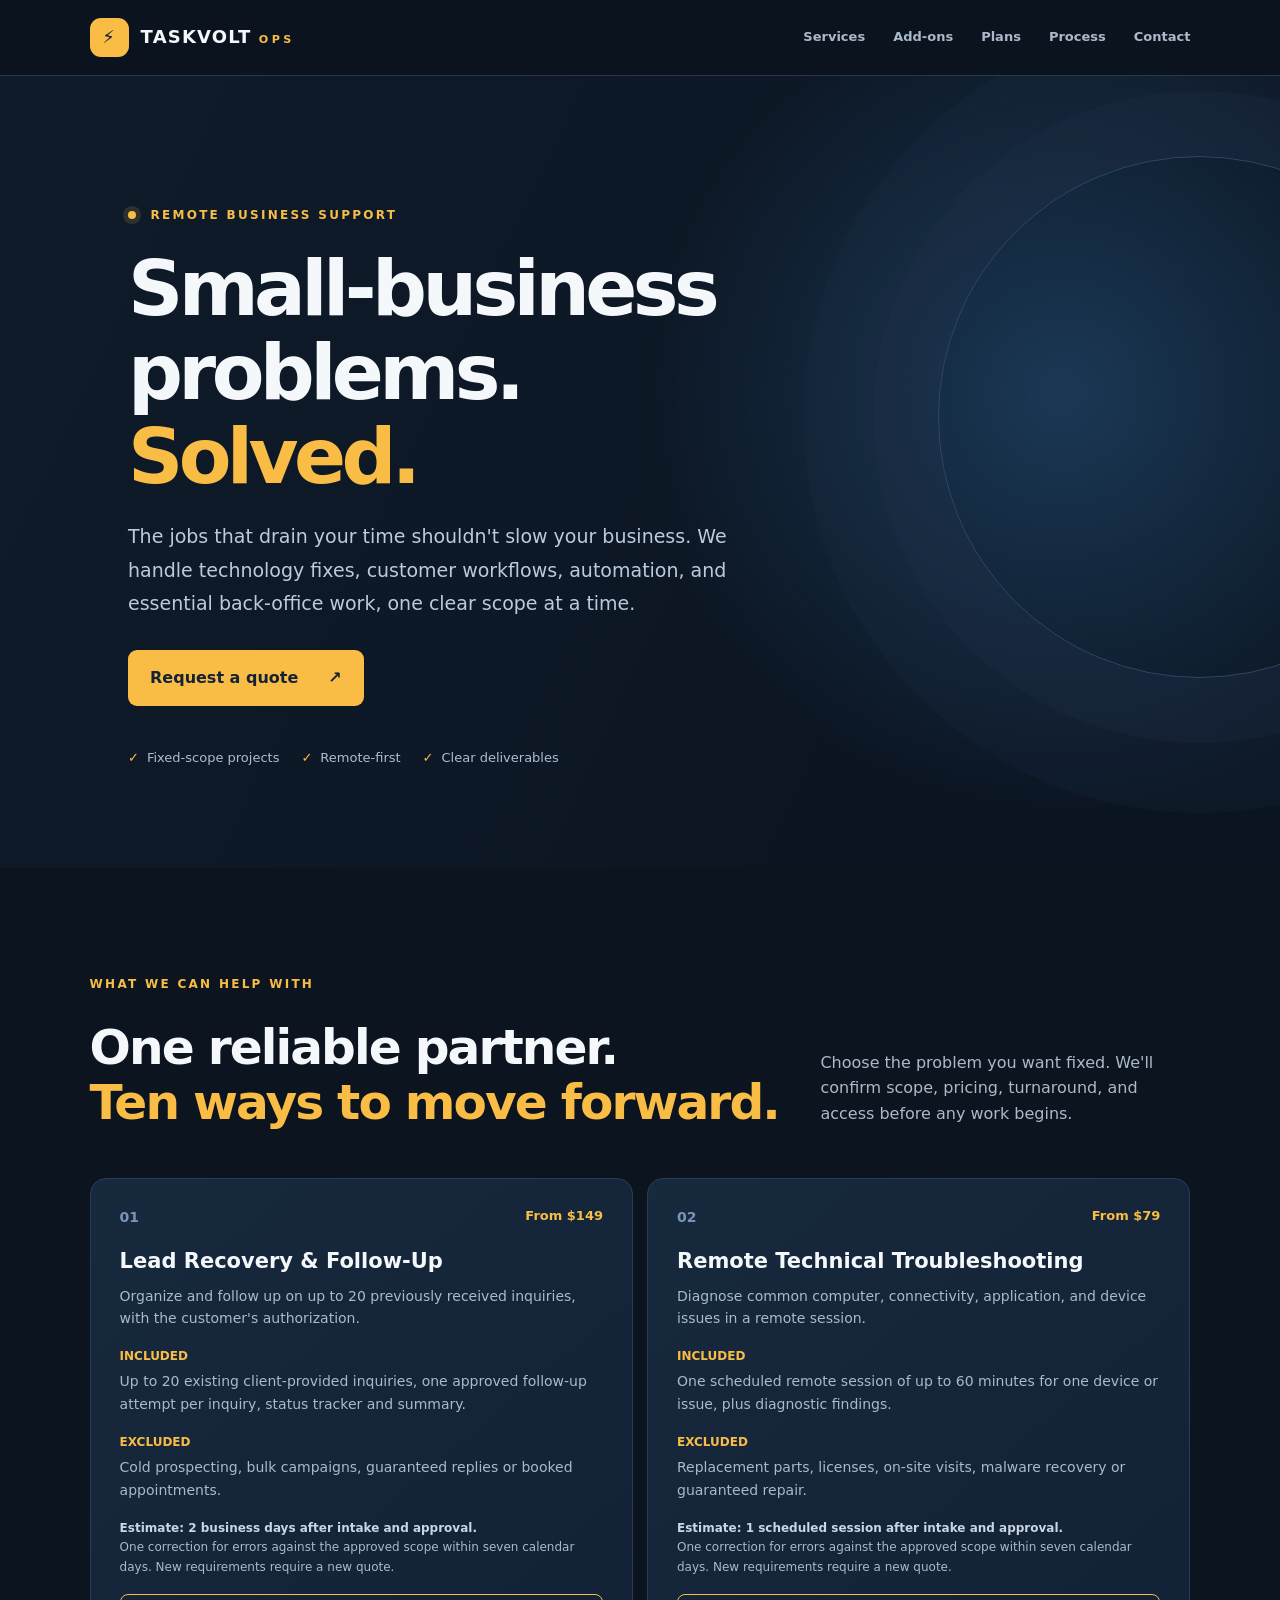
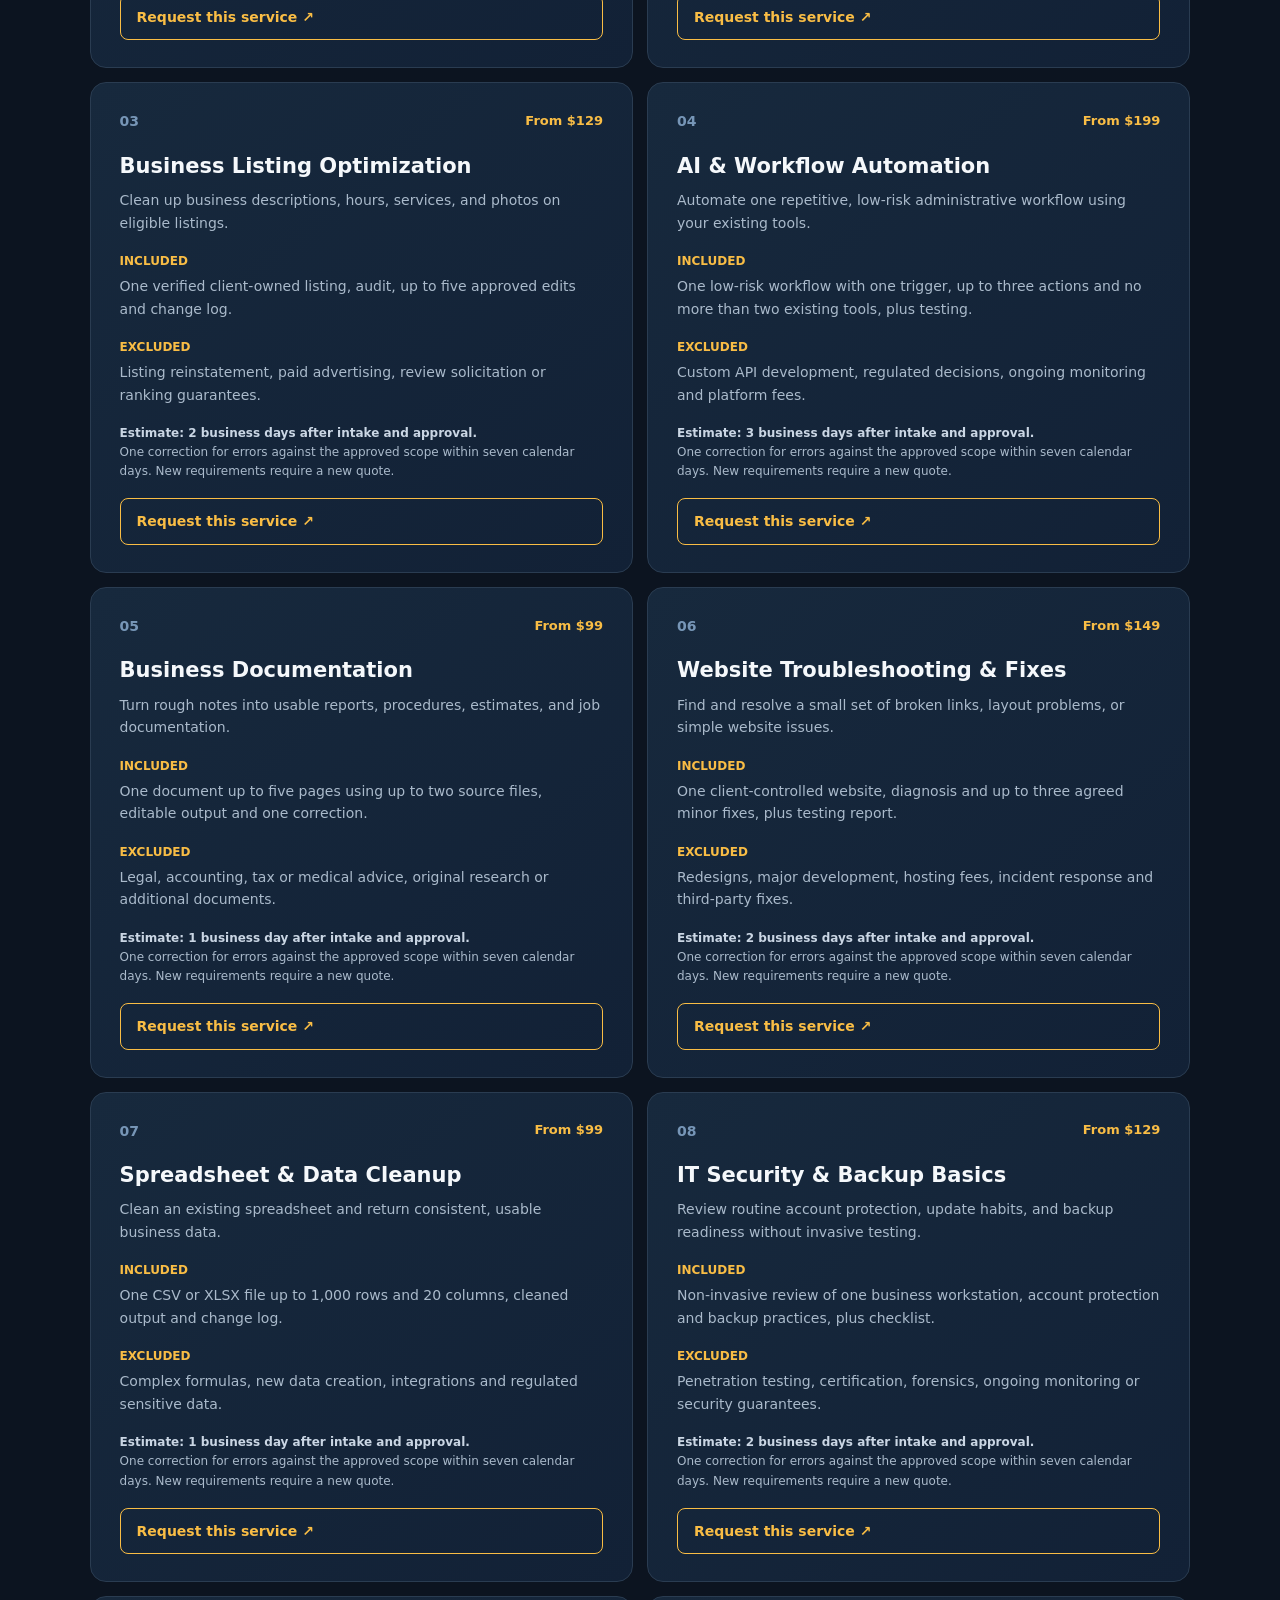
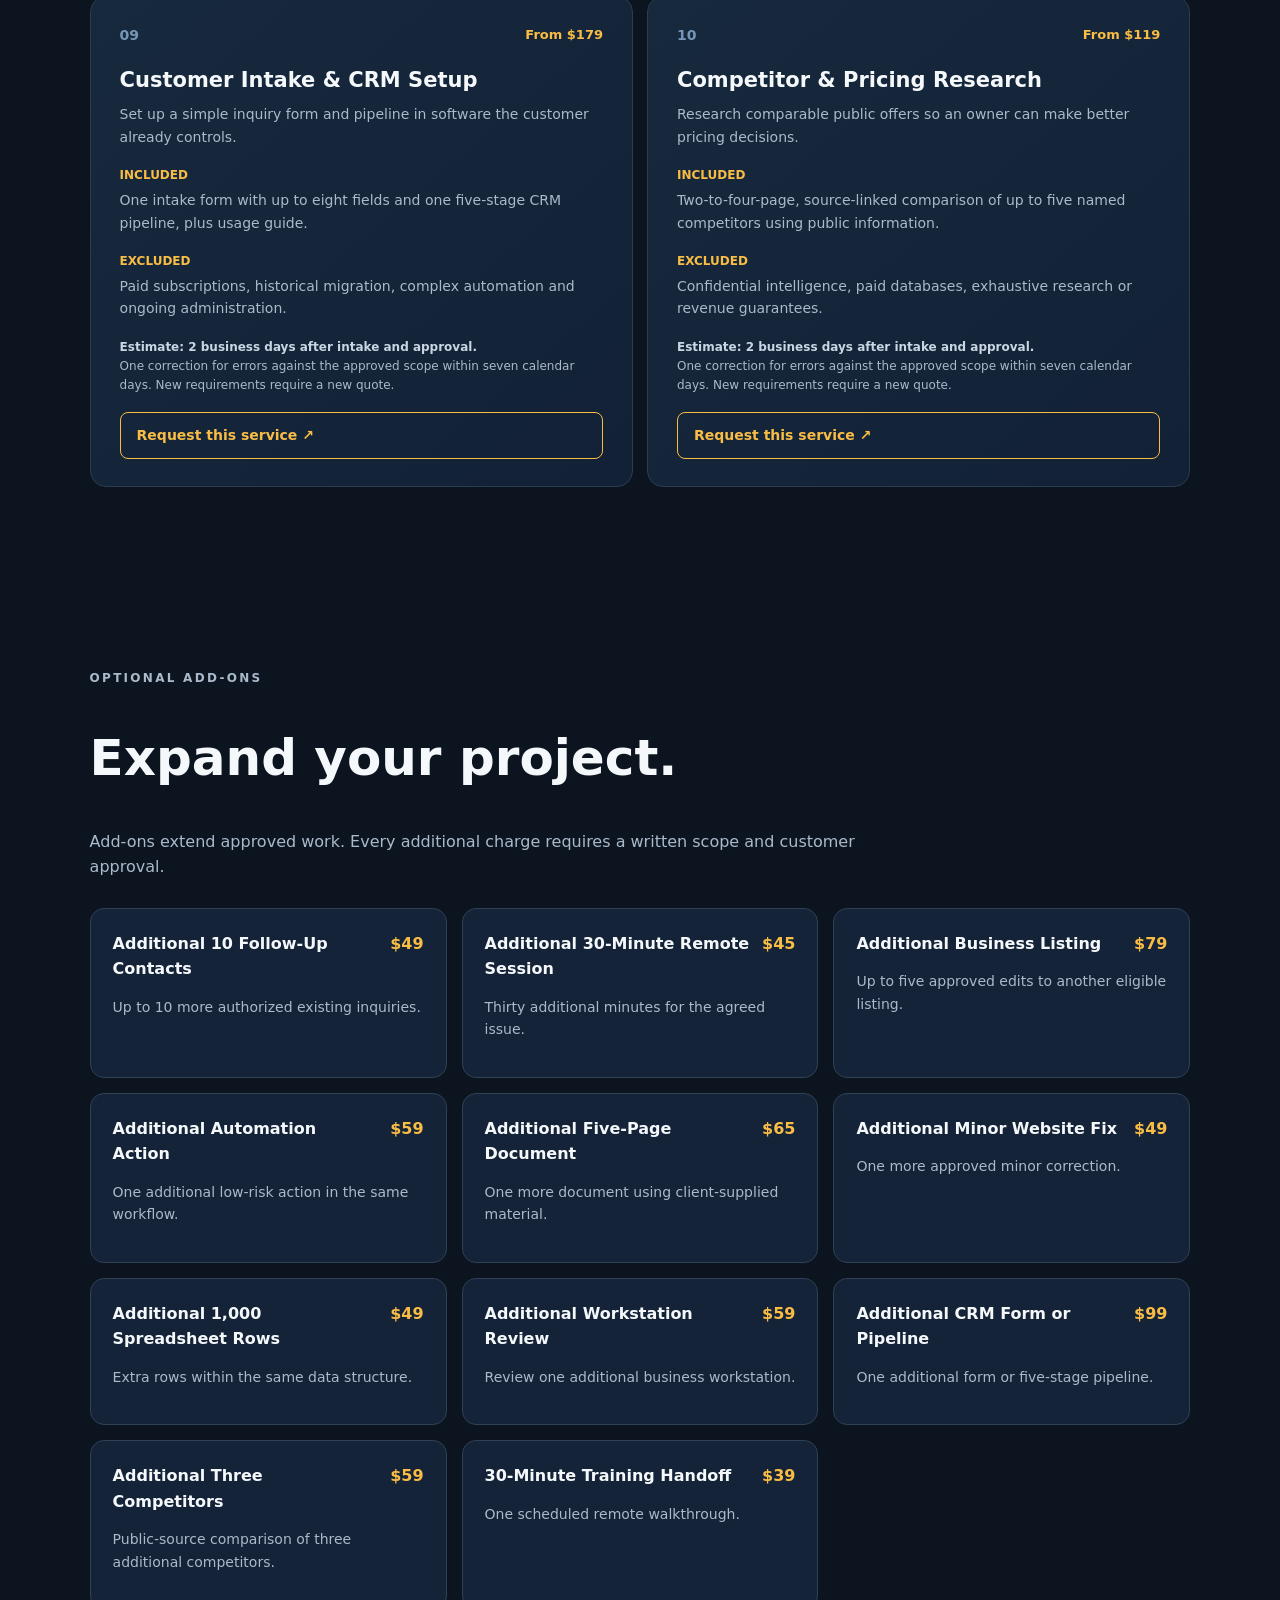
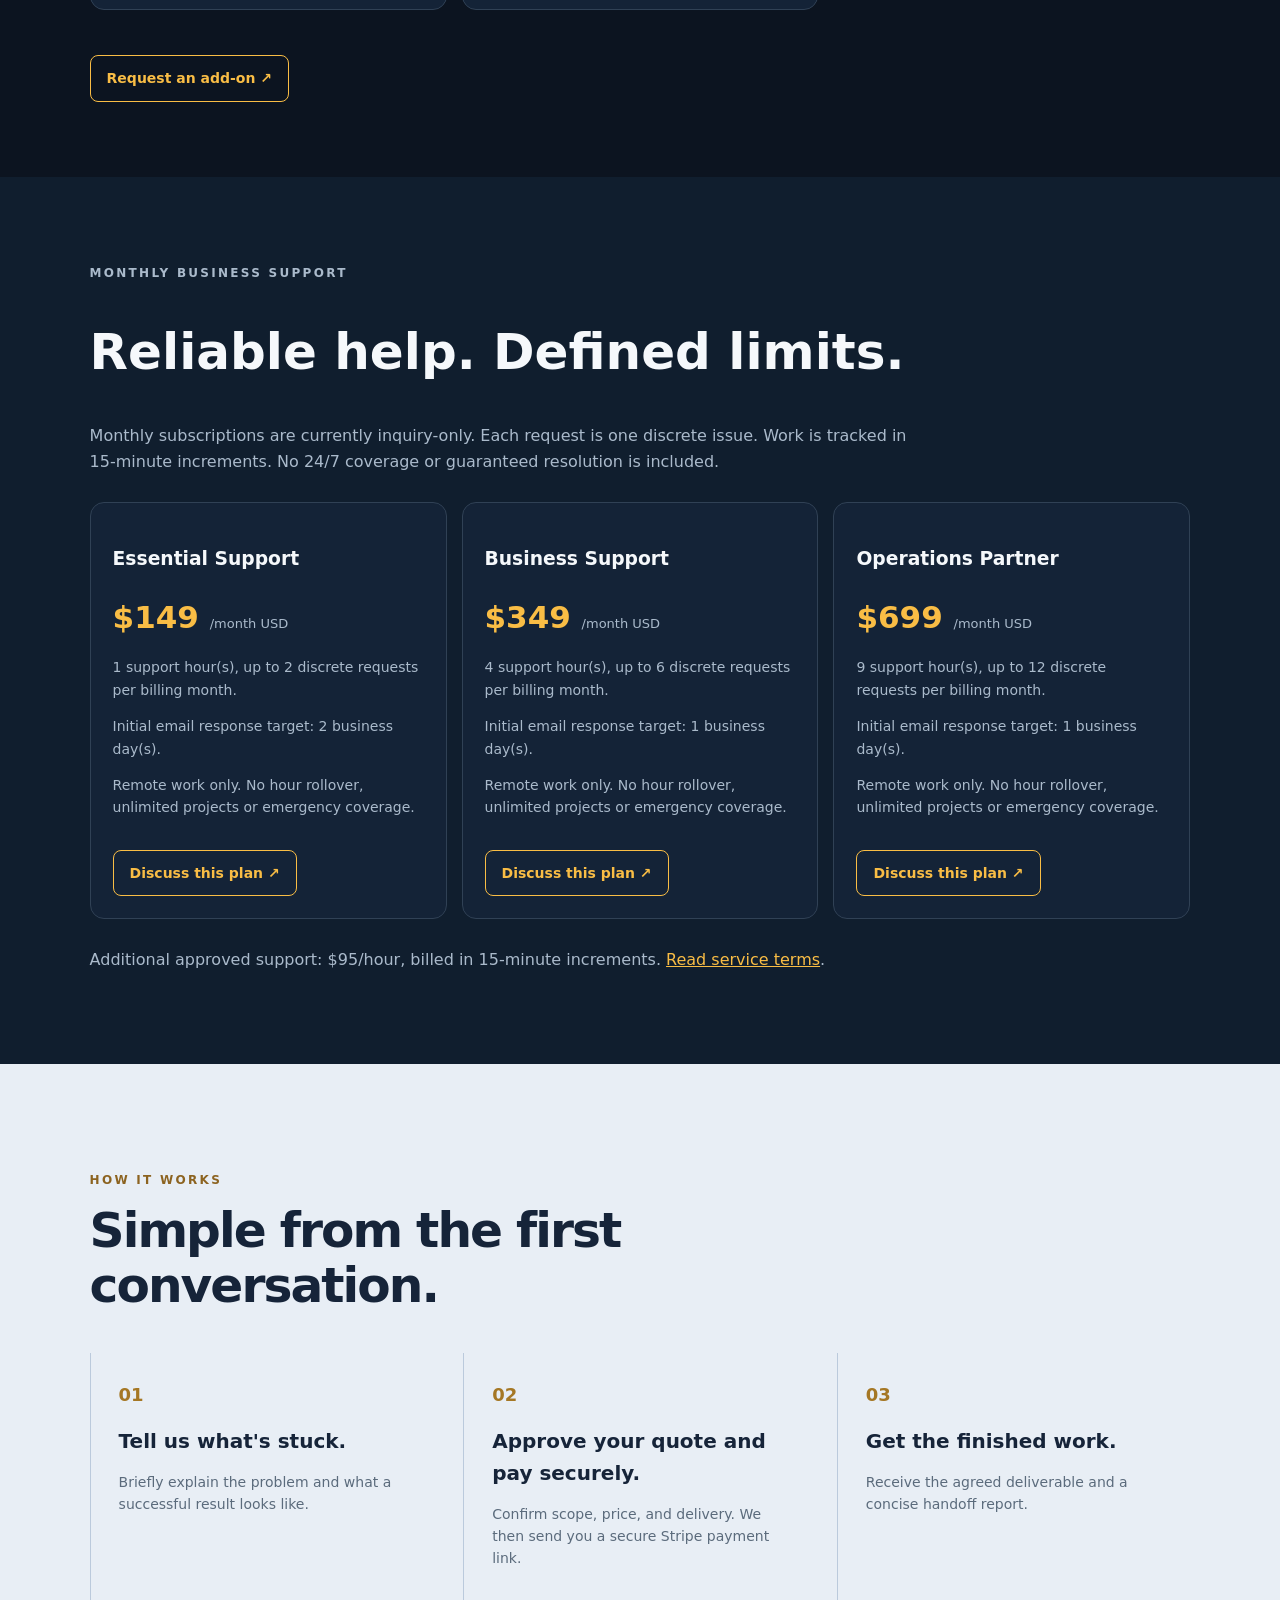
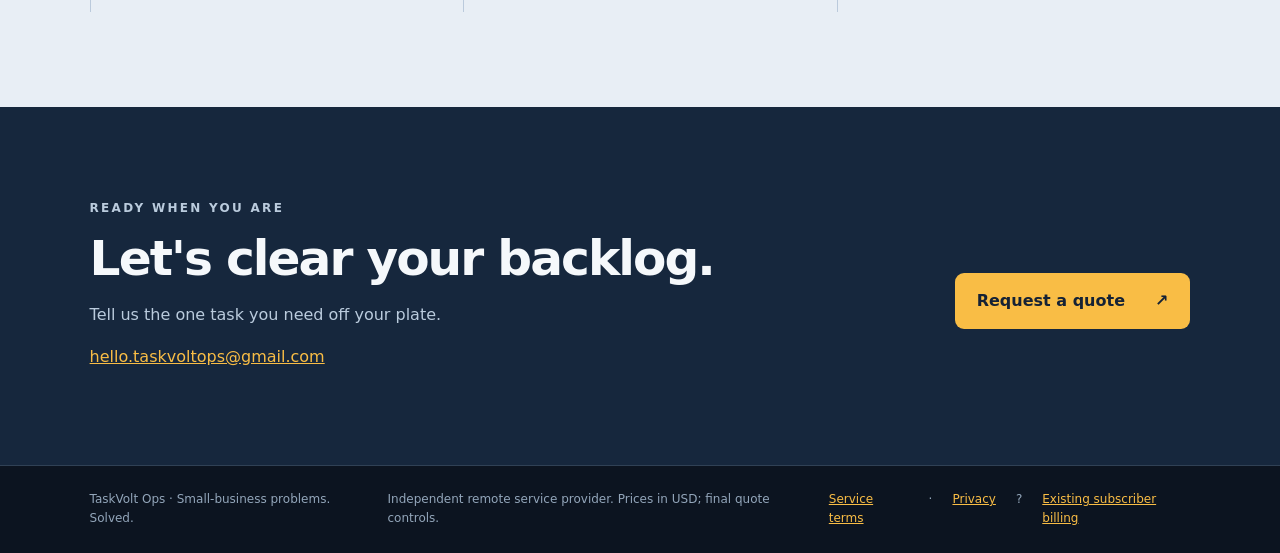
<file: index.html>
<!doctype html>
<html lang="en"><head><meta charset="utf-8"><meta name="viewport" content="width=device-width,initial-scale=1">
<meta name="description" content="TaskVolt Ops: remote technology, automation, business operations, and digital support services for small businesses.">
<title>TaskVolt Ops | Small-business problems. Solved.</title><link rel="stylesheet" href="styles.css"></head>
<body><header class="header"><a class="brand" href="#top"><span class="logo">⚡</span><span>TASKVOLT <small>OPS</small></span></a><nav aria-label="Main navigation"><a href="#services">Services</a><a href="#addons">Add-ons</a><a href="#plans">Plans</a><a href="#process">Process</a><a href="#contact">Contact</a></nav></header>
<main id="top"><section class="hero"><div class="eyebrow"><span class="pulse"></span> REMOTE BUSINESS SUPPORT</div><h1>Small-business problems.<br><em>Solved.</em></h1><p class="lead">The jobs that drain your time shouldn't slow your business. We handle technology fixes, customer workflows, automation, and essential back-office work, one clear scope at a time.</p><div class="actions"><a class="button" href="mailto:hello.taskvoltops%40gmail.com?subject=Service%20inquiry%20for%20TaskVolt%20Ops">Request a quote <span>↗</span></a></div><div class="trust"><span>Fixed-scope projects</span><span>Remote-first</span><span>Clear deliverables</span></div></section>
<section class="intro" id="services"><p class="eyebrow">WHAT WE CAN HELP WITH</p><div class="intro-row"><h2>One reliable partner.<br><em>Ten ways to move forward.</em></h2><p>Choose the problem you want fixed. We'll confirm scope, pricing, turnaround, and access before any work begins.</p></div><div class="services"><article class="service tv-service"><div class="service-top"><span class="number">01</span><span class="price">From $149</span></div><h3>Lead Recovery &amp; Follow-Up</h3><p>Organize and follow up on up to 20 previously received inquiries, with the customer&#x27;s authorization.</p><h4>Included</h4><p>Up to 20 existing client-provided inquiries, one approved follow-up attempt per inquiry, status tracker and summary.</p><h4>Excluded</h4><p>Cold prospecting, bulk campaigns, guaranteed replies or booked appointments.</p><div class="deliverable">Estimate: 2 business days after intake and approval.</div><p class="tv-note">One correction for errors against the approved scope within seven calendar days. New requirements require a new quote.</p><a class="tv-btn" href="mailto:hello.taskvoltops%40gmail.com?subject=TaskVolt%20Ops%20Quote%20-%20Lead%20Recovery%20%26%20Follow-Up&amp;body=Business%20name%3A%0AService%3A%20Lead%20Recovery%20%26%20Follow-Up%0ADescribe%20your%20project%3A%0APreferred%20deadline%3A%0A%0APlease%20do%20not%20send%20passwords%20or%20sensitive%20data.">Request this service &#8599;</a></article><article class="service tv-service"><div class="service-top"><span class="number">02</span><span class="price">From $79</span></div><h3>Remote Technical Troubleshooting</h3><p>Diagnose common computer, connectivity, application, and device issues in a remote session.</p><h4>Included</h4><p>One scheduled remote session of up to 60 minutes for one device or issue, plus diagnostic findings.</p><h4>Excluded</h4><p>Replacement parts, licenses, on-site visits, malware recovery or guaranteed repair.</p><div class="deliverable">Estimate: 1 scheduled session after intake and approval.</div><p class="tv-note">One correction for errors against the approved scope within seven calendar days. New requirements require a new quote.</p><a class="tv-btn" href="mailto:hello.taskvoltops%40gmail.com?subject=TaskVolt%20Ops%20Quote%20-%20Remote%20Technical%20Troubleshooting&amp;body=Business%20name%3A%0AService%3A%20Remote%20Technical%20Troubleshooting%0ADescribe%20your%20project%3A%0APreferred%20deadline%3A%0A%0APlease%20do%20not%20send%20passwords%20or%20sensitive%20data.">Request this service &#8599;</a></article><article class="service tv-service"><div class="service-top"><span class="number">03</span><span class="price">From $129</span></div><h3>Business Listing Optimization</h3><p>Clean up business descriptions, hours, services, and photos on eligible listings.</p><h4>Included</h4><p>One verified client-owned listing, audit, up to five approved edits and change log.</p><h4>Excluded</h4><p>Listing reinstatement, paid advertising, review solicitation or ranking guarantees.</p><div class="deliverable">Estimate: 2 business days after intake and approval.</div><p class="tv-note">One correction for errors against the approved scope within seven calendar days. New requirements require a new quote.</p><a class="tv-btn" href="mailto:hello.taskvoltops%40gmail.com?subject=TaskVolt%20Ops%20Quote%20-%20Business%20Listing%20Optimization&amp;body=Business%20name%3A%0AService%3A%20Business%20Listing%20Optimization%0ADescribe%20your%20project%3A%0APreferred%20deadline%3A%0A%0APlease%20do%20not%20send%20passwords%20or%20sensitive%20data.">Request this service &#8599;</a></article><article class="service tv-service"><div class="service-top"><span class="number">04</span><span class="price">From $199</span></div><h3>AI &amp; Workflow Automation</h3><p>Automate one repetitive, low-risk administrative workflow using your existing tools.</p><h4>Included</h4><p>One low-risk workflow with one trigger, up to three actions and no more than two existing tools, plus testing.</p><h4>Excluded</h4><p>Custom API development, regulated decisions, ongoing monitoring and platform fees.</p><div class="deliverable">Estimate: 3 business days after intake and approval.</div><p class="tv-note">One correction for errors against the approved scope within seven calendar days. New requirements require a new quote.</p><a class="tv-btn" href="mailto:hello.taskvoltops%40gmail.com?subject=TaskVolt%20Ops%20Quote%20-%20AI%20%26%20Workflow%20Automation&amp;body=Business%20name%3A%0AService%3A%20AI%20%26%20Workflow%20Automation%0ADescribe%20your%20project%3A%0APreferred%20deadline%3A%0A%0APlease%20do%20not%20send%20passwords%20or%20sensitive%20data.">Request this service &#8599;</a></article><article class="service tv-service"><div class="service-top"><span class="number">05</span><span class="price">From $99</span></div><h3>Business Documentation</h3><p>Turn rough notes into usable reports, procedures, estimates, and job documentation.</p><h4>Included</h4><p>One document up to five pages using up to two source files, editable output and one correction.</p><h4>Excluded</h4><p>Legal, accounting, tax or medical advice, original research or additional documents.</p><div class="deliverable">Estimate: 1 business day after intake and approval.</div><p class="tv-note">One correction for errors against the approved scope within seven calendar days. New requirements require a new quote.</p><a class="tv-btn" href="mailto:hello.taskvoltops%40gmail.com?subject=TaskVolt%20Ops%20Quote%20-%20Business%20Documentation&amp;body=Business%20name%3A%0AService%3A%20Business%20Documentation%0ADescribe%20your%20project%3A%0APreferred%20deadline%3A%0A%0APlease%20do%20not%20send%20passwords%20or%20sensitive%20data.">Request this service &#8599;</a></article><article class="service tv-service"><div class="service-top"><span class="number">06</span><span class="price">From $149</span></div><h3>Website Troubleshooting &amp; Fixes</h3><p>Find and resolve a small set of broken links, layout problems, or simple website issues.</p><h4>Included</h4><p>One client-controlled website, diagnosis and up to three agreed minor fixes, plus testing report.</p><h4>Excluded</h4><p>Redesigns, major development, hosting fees, incident response and third-party fixes.</p><div class="deliverable">Estimate: 2 business days after intake and approval.</div><p class="tv-note">One correction for errors against the approved scope within seven calendar days. New requirements require a new quote.</p><a class="tv-btn" href="mailto:hello.taskvoltops%40gmail.com?subject=TaskVolt%20Ops%20Quote%20-%20Website%20Troubleshooting%20%26%20Fixes&amp;body=Business%20name%3A%0AService%3A%20Website%20Troubleshooting%20%26%20Fixes%0ADescribe%20your%20project%3A%0APreferred%20deadline%3A%0A%0APlease%20do%20not%20send%20passwords%20or%20sensitive%20data.">Request this service &#8599;</a></article><article class="service tv-service"><div class="service-top"><span class="number">07</span><span class="price">From $99</span></div><h3>Spreadsheet &amp; Data Cleanup</h3><p>Clean an existing spreadsheet and return consistent, usable business data.</p><h4>Included</h4><p>One CSV or XLSX file up to 1,000 rows and 20 columns, cleaned output and change log.</p><h4>Excluded</h4><p>Complex formulas, new data creation, integrations and regulated sensitive data.</p><div class="deliverable">Estimate: 1 business day after intake and approval.</div><p class="tv-note">One correction for errors against the approved scope within seven calendar days. New requirements require a new quote.</p><a class="tv-btn" href="mailto:hello.taskvoltops%40gmail.com?subject=TaskVolt%20Ops%20Quote%20-%20Spreadsheet%20%26%20Data%20Cleanup&amp;body=Business%20name%3A%0AService%3A%20Spreadsheet%20%26%20Data%20Cleanup%0ADescribe%20your%20project%3A%0APreferred%20deadline%3A%0A%0APlease%20do%20not%20send%20passwords%20or%20sensitive%20data.">Request this service &#8599;</a></article><article class="service tv-service"><div class="service-top"><span class="number">08</span><span class="price">From $129</span></div><h3>IT Security &amp; Backup Basics</h3><p>Review routine account protection, update habits, and backup readiness without invasive testing.</p><h4>Included</h4><p>Non-invasive review of one business workstation, account protection and backup practices, plus checklist.</p><h4>Excluded</h4><p>Penetration testing, certification, forensics, ongoing monitoring or security guarantees.</p><div class="deliverable">Estimate: 2 business days after intake and approval.</div><p class="tv-note">One correction for errors against the approved scope within seven calendar days. New requirements require a new quote.</p><a class="tv-btn" href="mailto:hello.taskvoltops%40gmail.com?subject=TaskVolt%20Ops%20Quote%20-%20IT%20Security%20%26%20Backup%20Basics&amp;body=Business%20name%3A%0AService%3A%20IT%20Security%20%26%20Backup%20Basics%0ADescribe%20your%20project%3A%0APreferred%20deadline%3A%0A%0APlease%20do%20not%20send%20passwords%20or%20sensitive%20data.">Request this service &#8599;</a></article><article class="service tv-service"><div class="service-top"><span class="number">09</span><span class="price">From $179</span></div><h3>Customer Intake &amp; CRM Setup</h3><p>Set up a simple inquiry form and pipeline in software the customer already controls.</p><h4>Included</h4><p>One intake form with up to eight fields and one five-stage CRM pipeline, plus usage guide.</p><h4>Excluded</h4><p>Paid subscriptions, historical migration, complex automation and ongoing administration.</p><div class="deliverable">Estimate: 2 business days after intake and approval.</div><p class="tv-note">One correction for errors against the approved scope within seven calendar days. New requirements require a new quote.</p><a class="tv-btn" href="mailto:hello.taskvoltops%40gmail.com?subject=TaskVolt%20Ops%20Quote%20-%20Customer%20Intake%20%26%20CRM%20Setup&amp;body=Business%20name%3A%0AService%3A%20Customer%20Intake%20%26%20CRM%20Setup%0ADescribe%20your%20project%3A%0APreferred%20deadline%3A%0A%0APlease%20do%20not%20send%20passwords%20or%20sensitive%20data.">Request this service &#8599;</a></article><article class="service tv-service"><div class="service-top"><span class="number">10</span><span class="price">From $119</span></div><h3>Competitor &amp; Pricing Research</h3><p>Research comparable public offers so an owner can make better pricing decisions.</p><h4>Included</h4><p>Two-to-four-page, source-linked comparison of up to five named competitors using public information.</p><h4>Excluded</h4><p>Confidential intelligence, paid databases, exhaustive research or revenue guarantees.</p><div class="deliverable">Estimate: 2 business days after intake and approval.</div><p class="tv-note">One correction for errors against the approved scope within seven calendar days. New requirements require a new quote.</p><a class="tv-btn" href="mailto:hello.taskvoltops%40gmail.com?subject=TaskVolt%20Ops%20Quote%20-%20Competitor%20%26%20Pricing%20Research&amp;body=Business%20name%3A%0AService%3A%20Competitor%20%26%20Pricing%20Research%0ADescribe%20your%20project%3A%0APreferred%20deadline%3A%0A%0APlease%20do%20not%20send%20passwords%20or%20sensitive%20data.">Request this service &#8599;</a></article></div></section>
<section class="tv-section" id="addons"><p class="eyebrow">OPTIONAL ADD-ONS</p><h2>Expand your project.</h2><p>Add-ons extend approved work. Every additional charge requires a written scope and customer approval.</p><div class="tv-grid"><article class="tv-tile"><div class="tv-head"><b>Additional 10 Follow-Up Contacts</b><strong>$49</strong></div><p>Up to 10 more authorized existing inquiries.</p></article><article class="tv-tile"><div class="tv-head"><b>Additional 30-Minute Remote Session</b><strong>$45</strong></div><p>Thirty additional minutes for the agreed issue.</p></article><article class="tv-tile"><div class="tv-head"><b>Additional Business Listing</b><strong>$79</strong></div><p>Up to five approved edits to another eligible listing.</p></article><article class="tv-tile"><div class="tv-head"><b>Additional Automation Action</b><strong>$59</strong></div><p>One additional low-risk action in the same workflow.</p></article><article class="tv-tile"><div class="tv-head"><b>Additional Five-Page Document</b><strong>$65</strong></div><p>One more document using client-supplied material.</p></article><article class="tv-tile"><div class="tv-head"><b>Additional Minor Website Fix</b><strong>$49</strong></div><p>One more approved minor correction.</p></article><article class="tv-tile"><div class="tv-head"><b>Additional 1,000 Spreadsheet Rows</b><strong>$49</strong></div><p>Extra rows within the same data structure.</p></article><article class="tv-tile"><div class="tv-head"><b>Additional Workstation Review</b><strong>$59</strong></div><p>Review one additional business workstation.</p></article><article class="tv-tile"><div class="tv-head"><b>Additional CRM Form or Pipeline</b><strong>$99</strong></div><p>One additional form or five-stage pipeline.</p></article><article class="tv-tile"><div class="tv-head"><b>Additional Three Competitors</b><strong>$59</strong></div><p>Public-source comparison of three additional competitors.</p></article><article class="tv-tile"><div class="tv-head"><b>30-Minute Training Handoff</b><strong>$39</strong></div><p>One scheduled remote walkthrough.</p></article></div><a class="tv-btn" href="mailto:hello.taskvoltops%40gmail.com?subject=TaskVolt%20Ops%20Add-on%20inquiry">Request an add-on &#8599;</a></section><section class="tv-section tv-plans" id="plans"><p class="eyebrow">MONTHLY BUSINESS SUPPORT</p><h2>Reliable help. Defined limits.</h2><p>Monthly subscriptions are currently inquiry-only. Each request is one discrete issue. Work is tracked in 15-minute increments. No 24/7 coverage or guaranteed resolution is included.</p><div class="tv-grid"><article class="tv-tile"><h3>Essential Support</h3><div class="tv-price">$149 <small>/month USD</small></div><p>1 support hour(s), up to 2 discrete requests per billing month.</p><p>Initial email response target: 2 business day(s).</p><p>Remote work only. No hour rollover, unlimited projects or emergency coverage.</p><a class="tv-btn" href="mailto:hello.taskvoltops%40gmail.com?subject=TaskVolt%20Ops%20-%20Essential%20Support">Discuss this plan &#8599;</a></article><article class="tv-tile"><h3>Business Support</h3><div class="tv-price">$349 <small>/month USD</small></div><p>4 support hour(s), up to 6 discrete requests per billing month.</p><p>Initial email response target: 1 business day(s).</p><p>Remote work only. No hour rollover, unlimited projects or emergency coverage.</p><a class="tv-btn" href="mailto:hello.taskvoltops%40gmail.com?subject=TaskVolt%20Ops%20-%20Business%20Support">Discuss this plan &#8599;</a></article><article class="tv-tile"><h3>Operations Partner</h3><div class="tv-price">$699 <small>/month USD</small></div><p>9 support hour(s), up to 12 discrete requests per billing month.</p><p>Initial email response target: 1 business day(s).</p><p>Remote work only. No hour rollover, unlimited projects or emergency coverage.</p><a class="tv-btn" href="mailto:hello.taskvoltops%40gmail.com?subject=TaskVolt%20Ops%20-%20Operations%20Partner">Discuss this plan &#8599;</a></article></div><p>Additional approved support: $95/hour, billed in 15-minute increments. <a href="terms.html">Read service terms</a>.</p></section><section class="process" id="process"><p class="eyebrow">HOW IT WORKS</p><h2>Simple from the first conversation.</h2><div class="steps"><div><strong>01</strong><h3>Tell us what's stuck.</h3><p>Briefly explain the problem and what a successful result looks like.</p></div><div><strong>02</strong><h3>Approve your quote and pay securely.</h3><p>Confirm scope, price, and delivery. We then send you a secure Stripe payment link.</p></div><div><strong>03</strong><h3>Get the finished work.</h3><p>Receive the agreed deliverable and a concise handoff report.</p></div></div></section>
<section class="final-cta" id="contact"><div><p class="eyebrow">READY WHEN YOU ARE</p><h2>Let's clear your backlog.</h2><p>Tell us the one task you need off your plate.</p><p class="contact"><a href="mailto:hello.taskvoltops%40gmail.com">hello.taskvoltops@gmail.com</a></p></div><div class="actions"><a class="button" href="mailto:hello.taskvoltops%40gmail.com?subject=Service%20inquiry%20for%20TaskVolt%20Ops">Request a quote <span>↗</span></a></div></section></main>
<footer><span>TaskVolt Ops · Small-business problems. Solved.</span><span>Independent remote service provider. Prices in USD; final quote controls.</span> <a href="terms.html">Service terms</a> · <a href="privacy.html">Privacy</a> ? <a href="https://billing.stripe.com/p/login/fZu7sLceYeCp0ry7ZG9Ve00">Existing subscriber billing</a></footer></body></html>
</file>
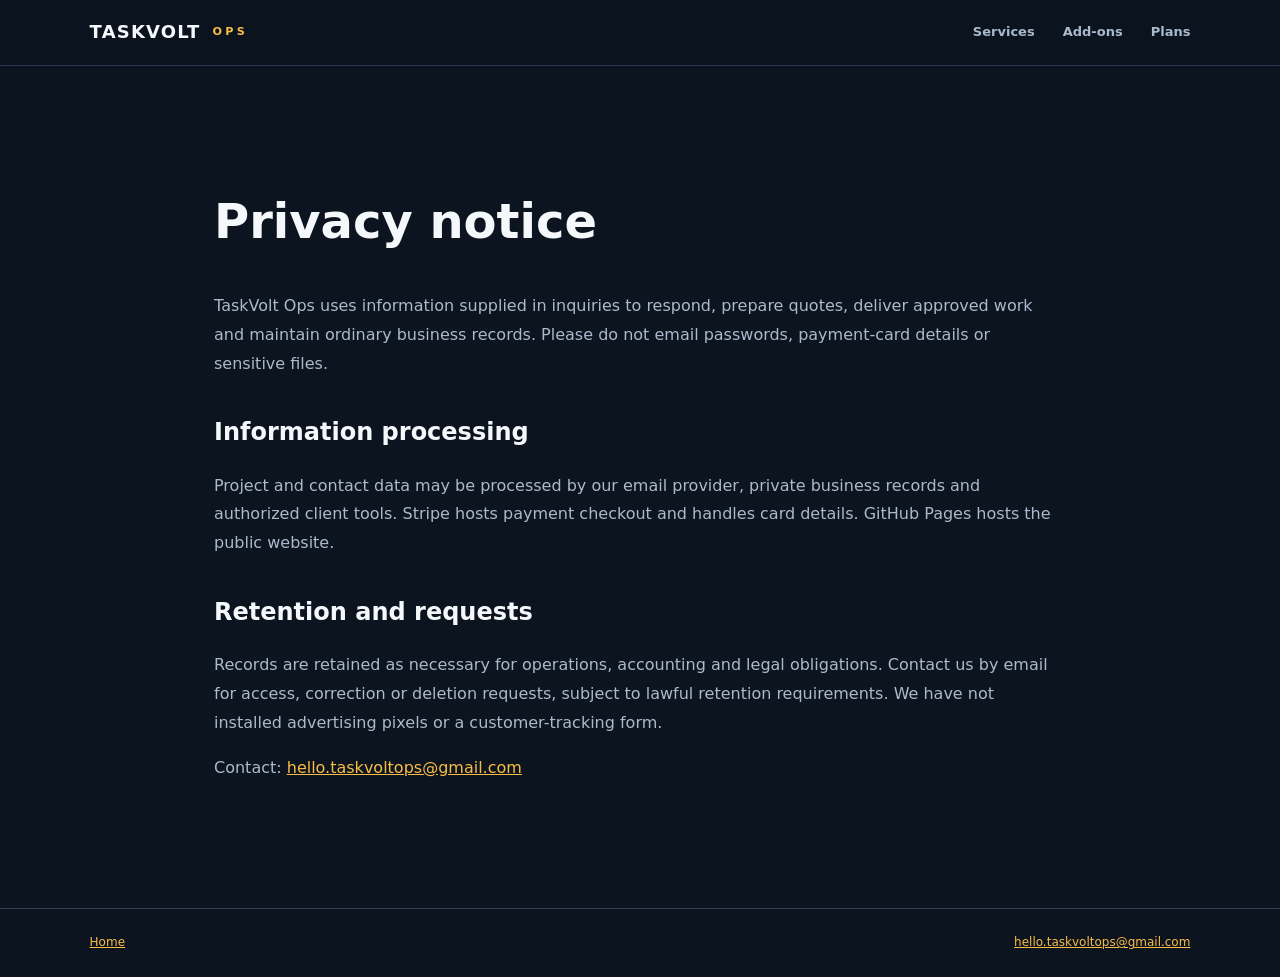
<file: privacy.html>
<!doctype html><html lang="en"><head><meta charset="utf-8"><meta name="viewport" content="width=device-width,initial-scale=1"><title>Privacy notice | TaskVolt Ops</title><link rel="stylesheet" href="styles.css"></head><body><header class="header"><a class="brand" href="index.html">TASKVOLT <small>OPS</small></a><nav><a href="index.html#services">Services</a><a href="index.html#addons">Add-ons</a><a href="index.html#plans">Plans</a></nav></header><main class="tv-policy"><h1>Privacy notice</h1>
    <p>TaskVolt Ops uses information supplied in inquiries
    to respond, prepare quotes, deliver approved work and
    maintain ordinary business records. Please do not email
    passwords, payment-card details or sensitive files.</p>

    <h2>Information processing</h2>
    <p>Project and contact data may be processed by our email
    provider, private business records and authorized client
    tools. Stripe hosts payment checkout and handles card
    details. GitHub Pages hosts the public website.</p>

    <h2>Retention and requests</h2>
    <p>Records are retained as necessary for operations,
    accounting and legal obligations. Contact us by email
    for access, correction or deletion requests, subject
    to lawful retention requirements. We have not installed
    advertising pixels or a customer-tracking form.</p>
    <p>Contact: <a href="mailto:hello.taskvoltops%40gmail.com">hello.taskvoltops@gmail.com</a></p></main><footer><a href="index.html">Home</a><a href="mailto:hello.taskvoltops%40gmail.com">hello.taskvoltops@gmail.com</a></footer></body></html>
</file>
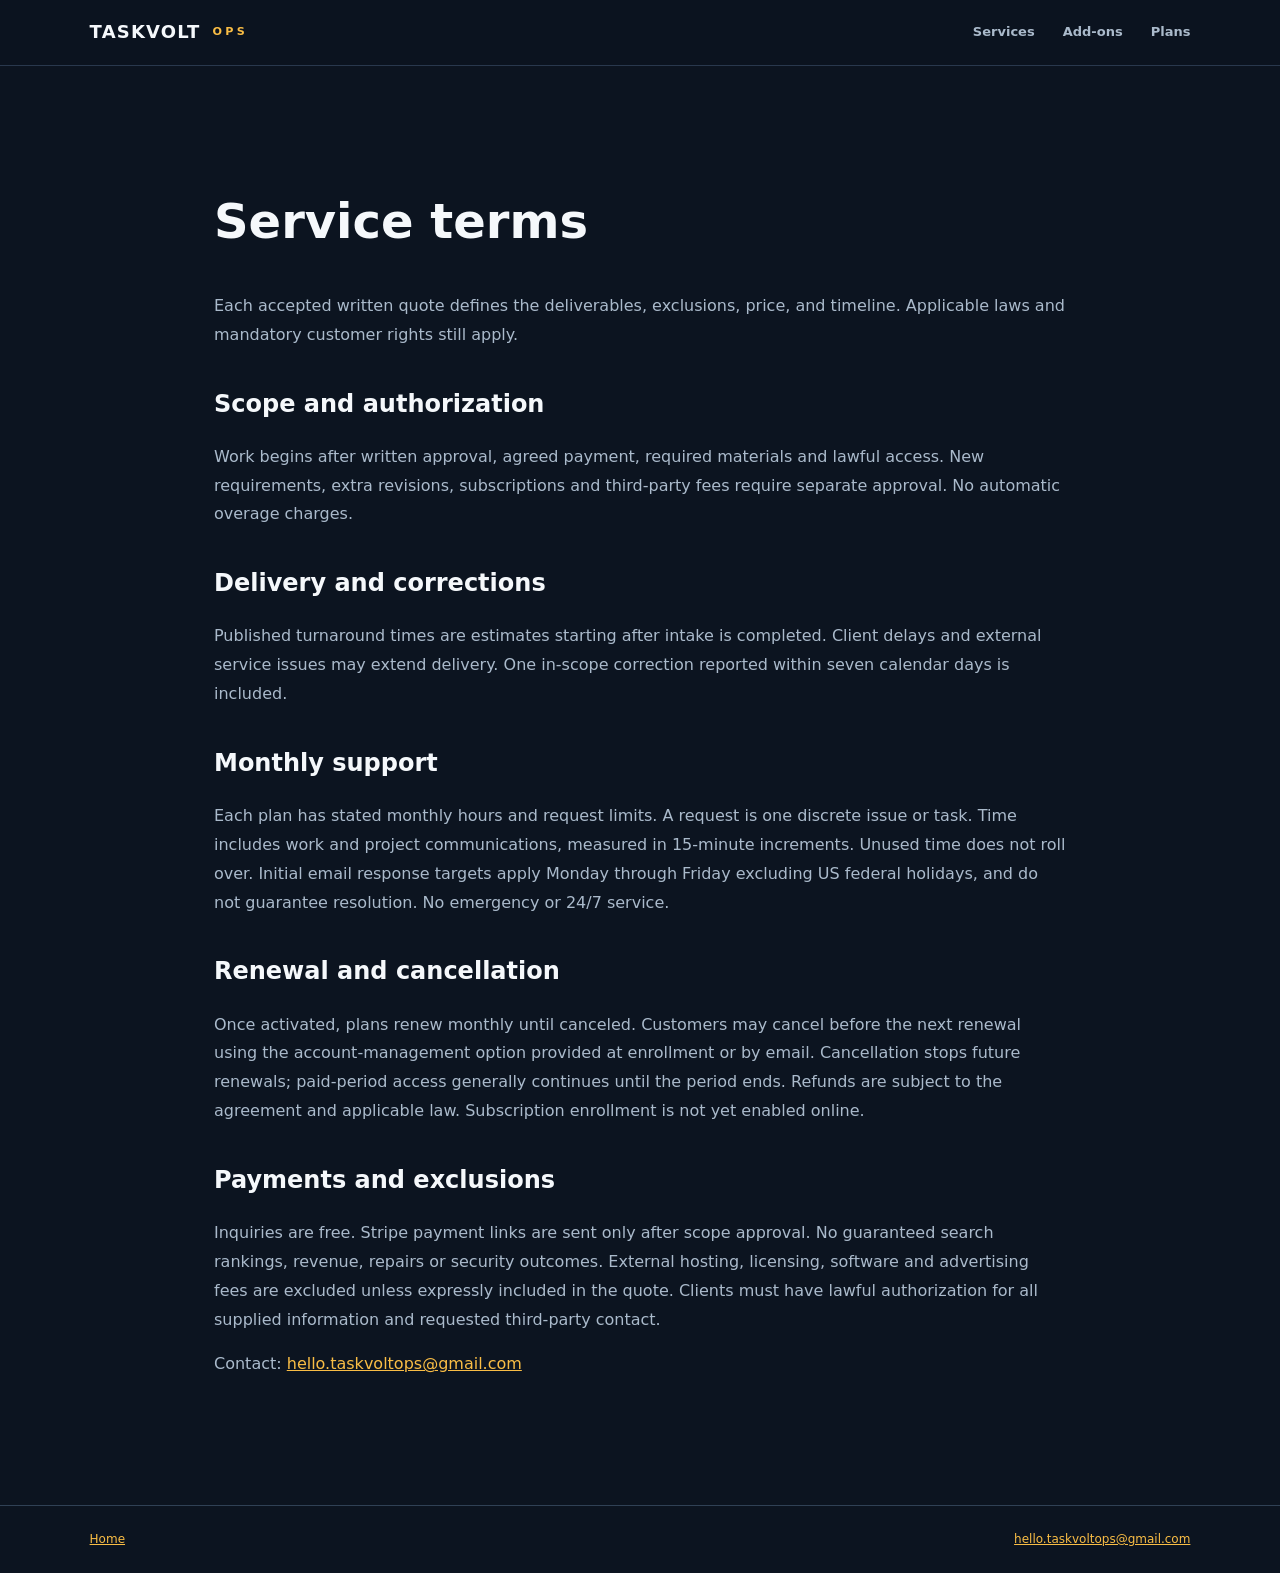
<file: terms.html>
<!doctype html><html lang="en"><head><meta charset="utf-8"><meta name="viewport" content="width=device-width,initial-scale=1"><title>Service terms | TaskVolt Ops</title><link rel="stylesheet" href="styles.css"></head><body><header class="header"><a class="brand" href="index.html">TASKVOLT <small>OPS</small></a><nav><a href="index.html#services">Services</a><a href="index.html#addons">Add-ons</a><a href="index.html#plans">Plans</a></nav></header><main class="tv-policy"><h1>Service terms</h1>
    <p>Each accepted written quote defines the deliverables,
    exclusions, price, and timeline. Applicable laws and
    mandatory customer rights still apply.</p>

    <h2>Scope and authorization</h2>
    <p>Work begins after written approval, agreed payment,
    required materials and lawful access. New requirements,
    extra revisions, subscriptions and third-party fees
    require separate approval. No automatic overage charges.</p>

    <h2>Delivery and corrections</h2>
    <p>Published turnaround times are estimates starting
    after intake is completed. Client delays and external
    service issues may extend delivery. One in-scope correction
    reported within seven calendar days is included.</p>

    <h2>Monthly support</h2>
    <p>Each plan has stated monthly hours and request limits.
    A request is one discrete issue or task. Time includes
    work and project communications, measured in 15-minute
    increments. Unused time does not roll over.
    Initial email response targets apply Monday through
    Friday excluding US federal holidays, and do not
    guarantee resolution. No emergency or 24/7 service.</p>

    <h2>Renewal and cancellation</h2>
    <p>Once activated, plans renew monthly until canceled.
    Customers may cancel before the next renewal using the
    account-management option provided at enrollment or by
    email. Cancellation stops future renewals; paid-period
    access generally continues until the period ends.
    Refunds are subject to the agreement and applicable law.
    Subscription enrollment is not yet enabled online.</p>

    <h2>Payments and exclusions</h2>
    <p>Inquiries are free. Stripe payment links are sent only
    after scope approval. No guaranteed search rankings,
    revenue, repairs or security outcomes. External hosting,
    licensing, software and advertising fees are excluded
    unless expressly included in the quote. Clients must
    have lawful authorization for all supplied information
    and requested third-party contact.</p>
    <p>Contact: <a href="mailto:hello.taskvoltops%40gmail.com">hello.taskvoltops@gmail.com</a></p></main><footer><a href="index.html">Home</a><a href="mailto:hello.taskvoltops%40gmail.com">hello.taskvoltops@gmail.com</a></footer></body></html>
</file>
<file: styles.css>
:root{color-scheme:dark;--bg:#0c1420;--panel:#142337;--ink:#f5f8fb;--muted:#aabacb;--line:#304155;--accent:#f9bd45;--light:#e6edf6;--dark:#112033}*{box-sizing:border-box}html{scroll-behavior:smooth}body{margin:0;background:var(--bg);color:var(--ink);font:16px/1.6 Inter,ui-sans-serif,system-ui,-apple-system,BlinkMacSystemFont,"Segoe UI",sans-serif}a{color:inherit}.header{position:sticky;top:0;z-index:20;display:flex;align-items:center;justify-content:space-between;gap:24px;padding:18px clamp(20px,7vw,112px);border-bottom:1px solid #29384d;background:#0c1420ed;backdrop-filter:blur(16px)}.brand{display:flex;gap:12px;align-items:center;text-decoration:none;font-weight:900;font-size:18px;letter-spacing:.065em}.brand small{font-size:.62em;color:var(--accent);letter-spacing:.3em}.logo{display:grid;place-items:center;background:var(--accent);color:var(--dark);border-radius:11px;height:39px;width:39px}.header nav{display:flex;gap:28px}.header nav a{font-size:13px;color:var(--muted);text-decoration:none;font-weight:650}.header nav a:hover{color:white}.hero{padding:130px clamp(20px,10vw,160px) 100px;min-height:670px;position:relative;overflow:hidden;background:radial-gradient(circle at 83% 40%,#1a3855 0,transparent 36%),linear-gradient(115deg,#101b2a,#0b1522 78%)}.hero:after{content:"";position:absolute;right:-180px;top:80px;width:520px;height:520px;border:1px solid #2f4665;border-radius:50%;box-shadow:0 0 0 65px #23364d33,0 0 0 135px #25375324;pointer-events:none}.eyebrow{font-size:12px;letter-spacing:.19em;font-weight:800;color:var(--accent);text-transform:uppercase}.pulse{display:inline-block;width:8px;height:8px;border-radius:50%;background:var(--accent);margin-right:8px;box-shadow:0 0 0 5px #f9bd4522}.hero h1{font-size:clamp(48px,6vw,94px);line-height:1.09;letter-spacing:-.06em;max-width:920px;margin:22px 0}.hero h1 em,.intro h2 em{font-style:normal;color:var(--accent)}.lead{font-size:19px;color:#bdcadb;max-width:630px;line-height:1.75}.actions{display:flex;flex-wrap:wrap;gap:12px;margin-top:30px}.button{display:inline-flex;align-items:center;gap:30px;background:var(--accent);color:#152235;text-decoration:none;padding:15px 22px;font-weight:800;border-radius:9px;min-height:54px}.button:hover{background:#ffcd6d}.button.secondary{background:#263a51;color:white}.button.disabled{background:#495368;color:#ccd3de;cursor:not-allowed}.trust{display:flex;flex-wrap:wrap;gap:22px;margin-top:42px;color:#afbdcf;font-size:13px}.trust span:before{content:"✓";color:var(--accent);padding-right:8px}.intro,.process{padding:95px clamp(20px,7vw,112px)}.intro-row{display:flex;align-items:end;justify-content:space-between;gap:30px;margin-bottom:35px}.intro h2,.process h2,.final-cta h2{font-size:clamp(33px,3.8vw,54px);line-height:1.13;letter-spacing:-.04em;margin:13px 0}.intro-row p{max-width:370px;color:var(--muted)}.services{display:grid;grid-template-columns:repeat(2,minmax(0,1fr));gap:14px}.service{padding:27px 29px;background:linear-gradient(140deg,#17293d,#122136);border:1px solid #2a3c51;border-radius:16px;min-height:215px;transition:transform .2s,border-color .2s}.service:hover{transform:translateY(-3px);border-color:#617c9d}.service-top{display:flex;justify-content:space-between;align-items:center}.number{font-weight:900;color:#7796b7;font-size:14px}.price{color:var(--accent);font-size:13px;font-weight:800}.service h3{font-size:21px;margin:17px 0 6px}.service p{color:var(--muted);margin:0;font-size:14px}.deliverable{margin-top:19px;color:#cad6e4;font-size:12px;font-weight:650}.process{background:#e8eef5;color:#162439}.process .eyebrow{color:#8c6320}.process h2{max-width:820px}.steps{display:grid;grid-template-columns:repeat(3,1fr);gap:20px;margin-top:40px}.steps>div{padding:28px;border-left:1px solid #bbcadc}.steps strong{font-size:18px;color:#a57724}.steps h3{font-size:20px;margin:15px 0 5px}.steps p{font-size:14px;color:#5b6b7c}.final-cta{padding:80px clamp(20px,7vw,112px);display:flex;align-items:center;justify-content:space-between;gap:20px;background:#16273d}.final-cta p{color:#bacbdd}.final-cta .contact a{color:var(--accent)}footer{padding:24px clamp(20px,7vw,112px);display:flex;justify-content:space-between;gap:20px;color:#93a6ba;font-size:12px;border-top:1px solid #304155}@media(max-width:760px){.header{padding:15px 20px}.header nav{gap:13px}.header nav a{font-size:12px}.hero{min-height:unset;padding:90px 22px}.hero:after{opacity:.25}.intro,.process{padding:60px 20px}.intro-row,.final-cta{display:block}.services,.steps{grid-template-columns:1fr}.final-cta{padding:60px 20px}footer{display:block;padding:24px 20px}footer span{display:block;margin:5px 0}}

.service-action {
    margin-top: 22px !important;
}
.service-action a {
    display: inline-block;
    padding: 10px 15px;
    border: 1px solid #f9bd45;
    border-radius: 8px;
    color: #f9bd45;
    text-decoration: none;
    font-weight: 700;
}
.service-action a:hover {
    background: #f9bd45;
    color: #112033;
}

/* TASKVOLT_V2 */
.header nav{flex-wrap:wrap}
.tv-service{display:flex;flex-direction:column}
.tv-service h4{margin:18px 0 4px;color:var(--accent);font-size:12px;text-transform:uppercase}
.tv-service .deliverable{margin-top:auto;padding-top:18px}
.tv-note{font-size:12px!important}
.tv-btn{display:inline-block;margin-top:17px;padding:11px 16px;border:1px solid var(--accent);color:var(--accent);border-radius:8px;text-decoration:none;font-weight:800;font-size:14px}
.tv-btn:hover{background:var(--accent);color:var(--dark)}
.tv-section{padding:75px clamp(20px,7vw,112px)}
.tv-section h2{font-size:clamp(30px,4vw,50px);line-height:1.15}
.tv-section>p{max-width:820px;color:var(--muted)}
.tv-grid{display:grid;grid-template-columns:repeat(3,minmax(0,1fr));gap:15px;margin:28px 0}
.tv-tile{padding:22px;border:1px solid var(--line);background:var(--panel);border-radius:14px}
.tv-tile p{font-size:14px;color:var(--muted)}
.tv-head{display:flex;justify-content:space-between;gap:12px}
.tv-head strong,.tv-price{color:var(--accent);white-space:nowrap}
.tv-price{font-size:31px;font-weight:800}
.tv-price small{font-size:13px;color:var(--muted);font-weight:400}
.tv-plans{background:#101e2e}
.tv-section a:not(.tv-btn),.tv-policy a,footer a{color:var(--accent)}
.tv-policy{max-width:900px;margin:auto;padding:85px 24px 110px}
.tv-policy h1{font-size:48px}
.tv-policy h2{margin-top:35px}
.tv-policy p{color:var(--muted);line-height:1.8}
@media(max-width:950px){.tv-grid{grid-template-columns:repeat(2,minmax(0,1fr))}}
@media(max-width:650px){.tv-grid{grid-template-columns:1fr}.tv-section{padding:55px 20px}.header nav{gap:8px}}
</file>
